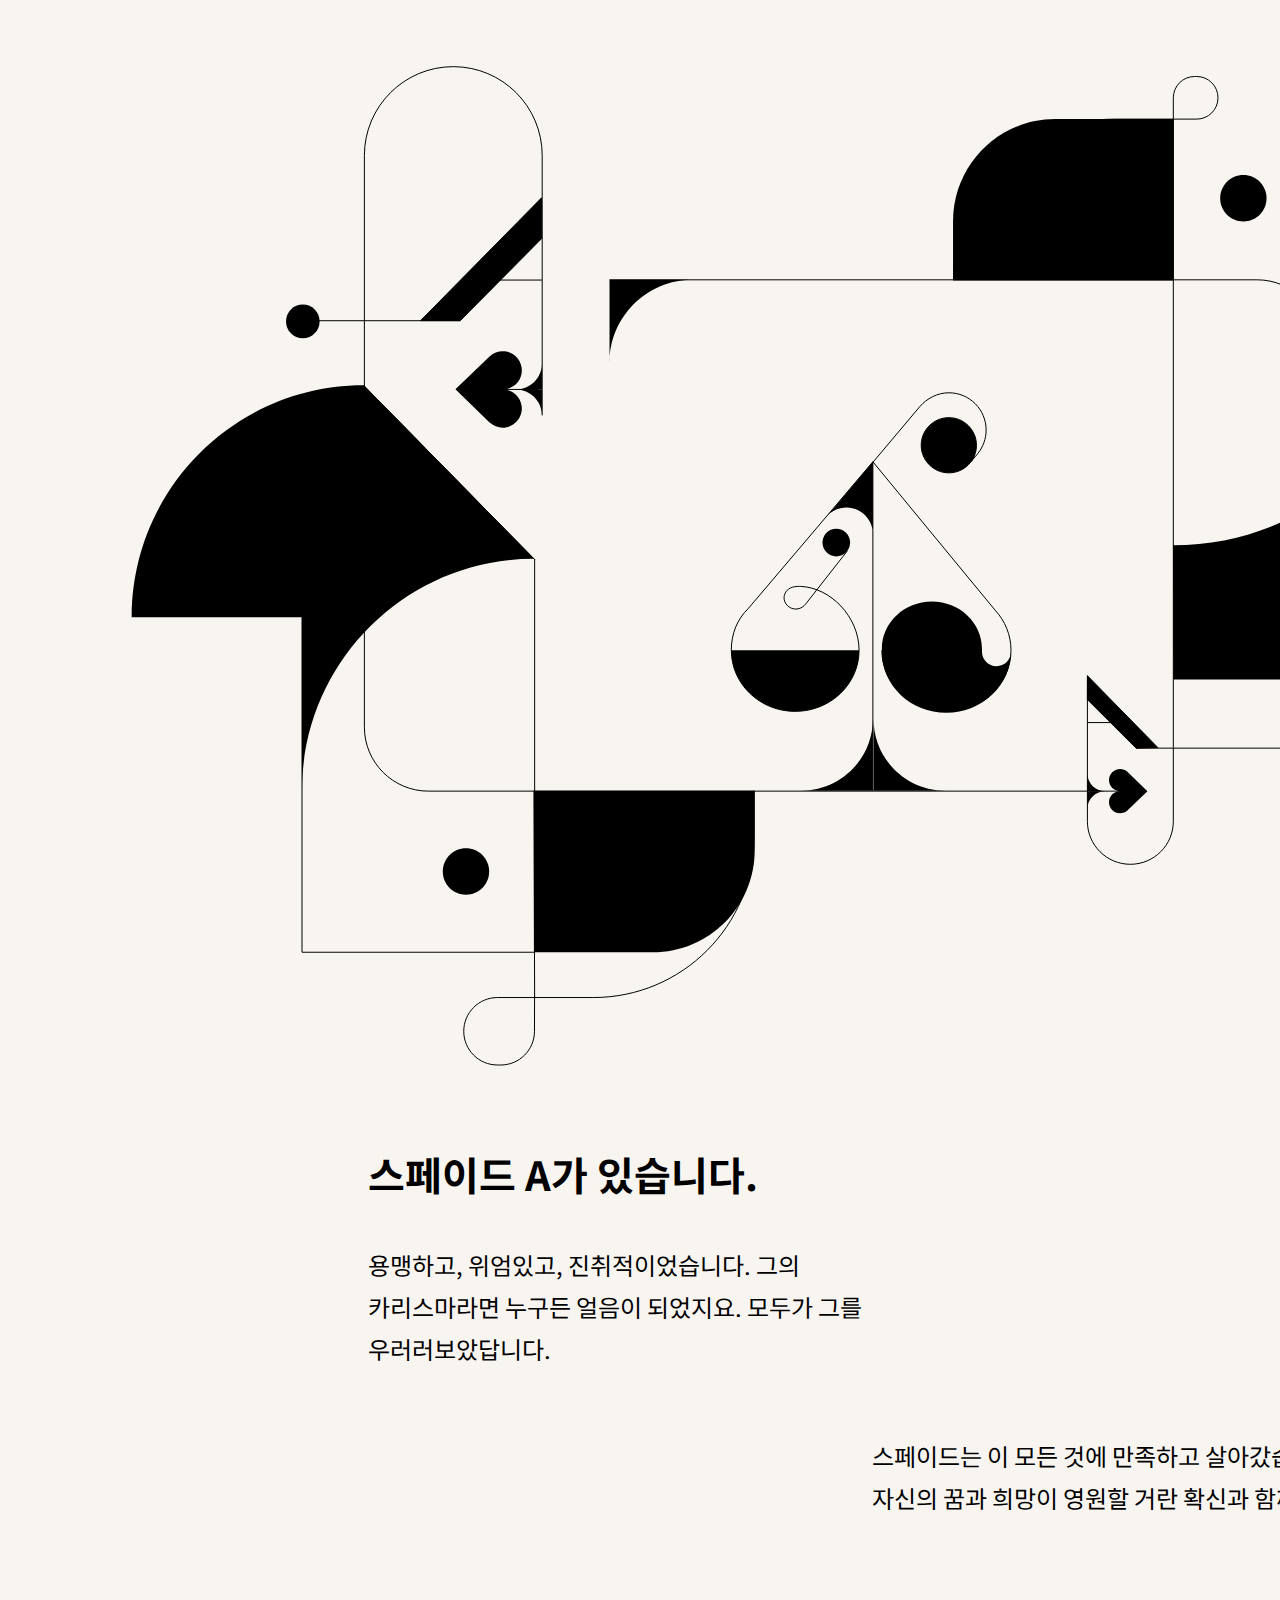
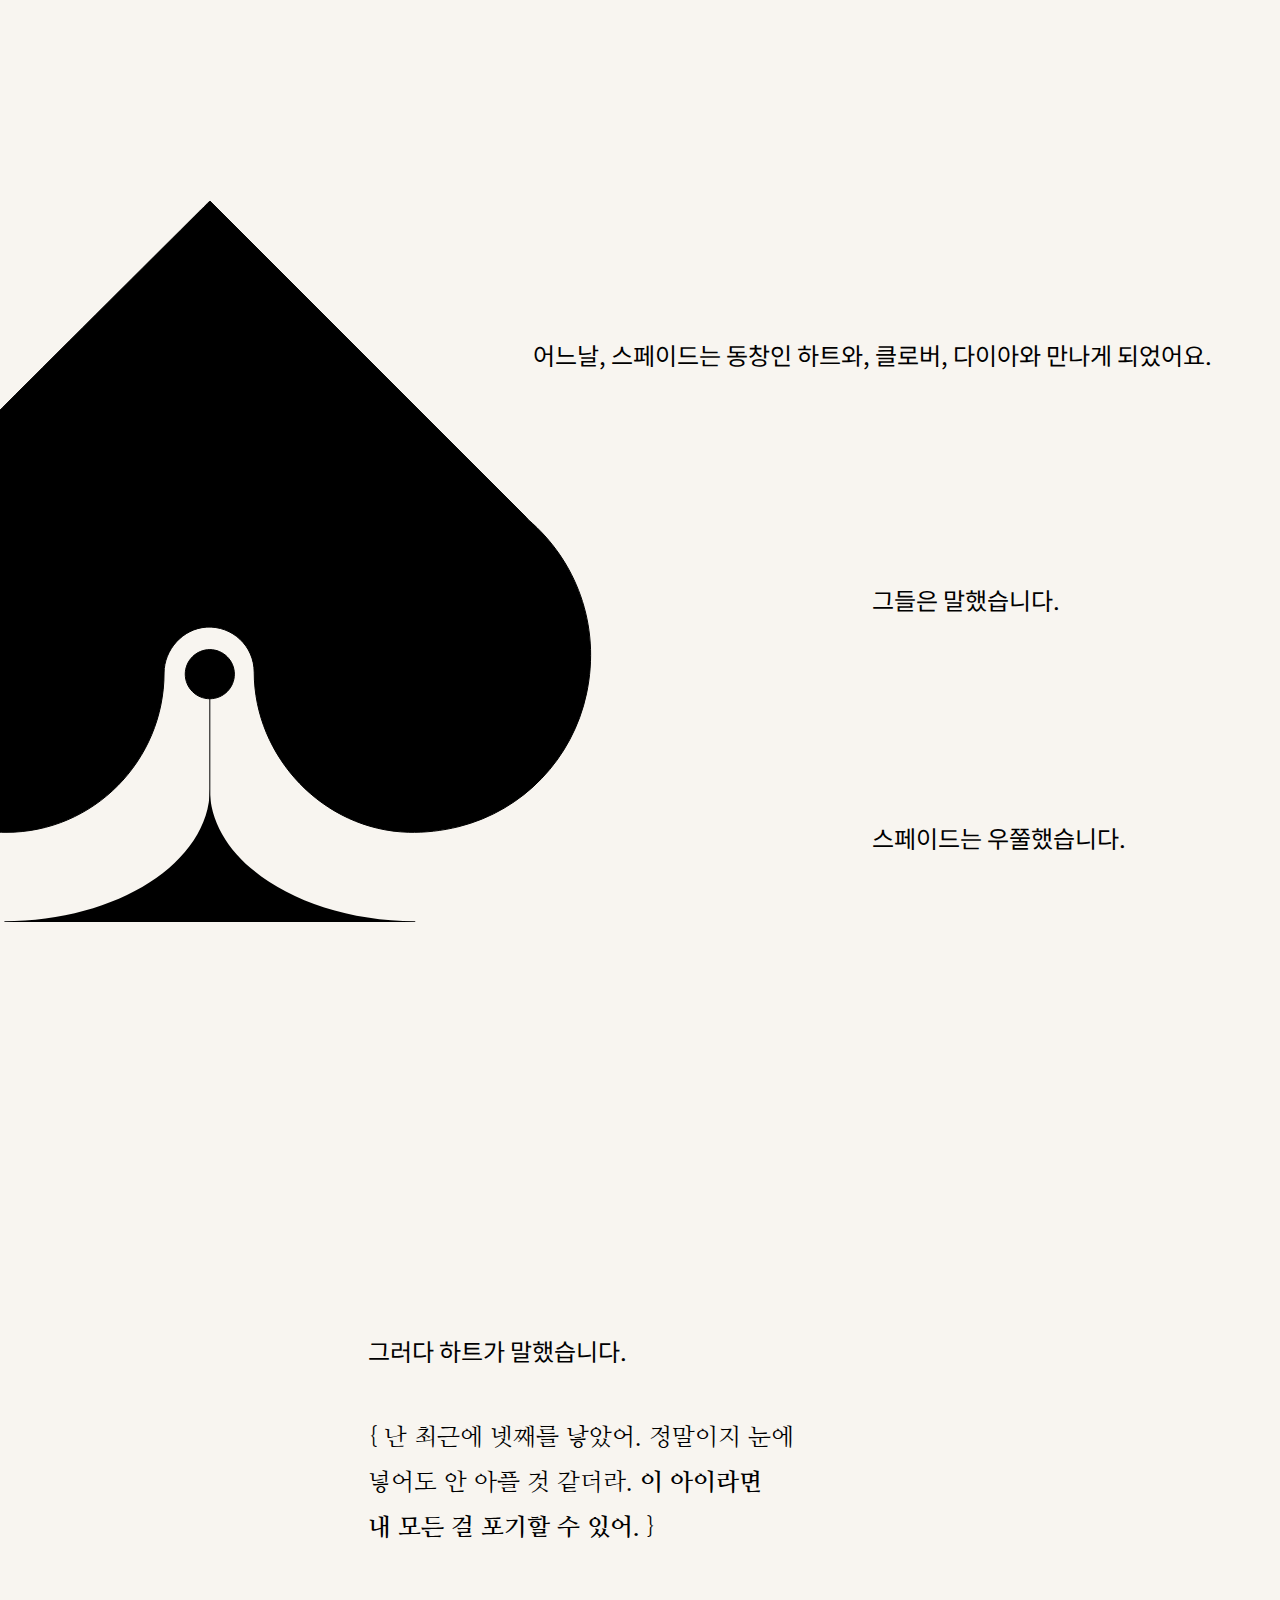
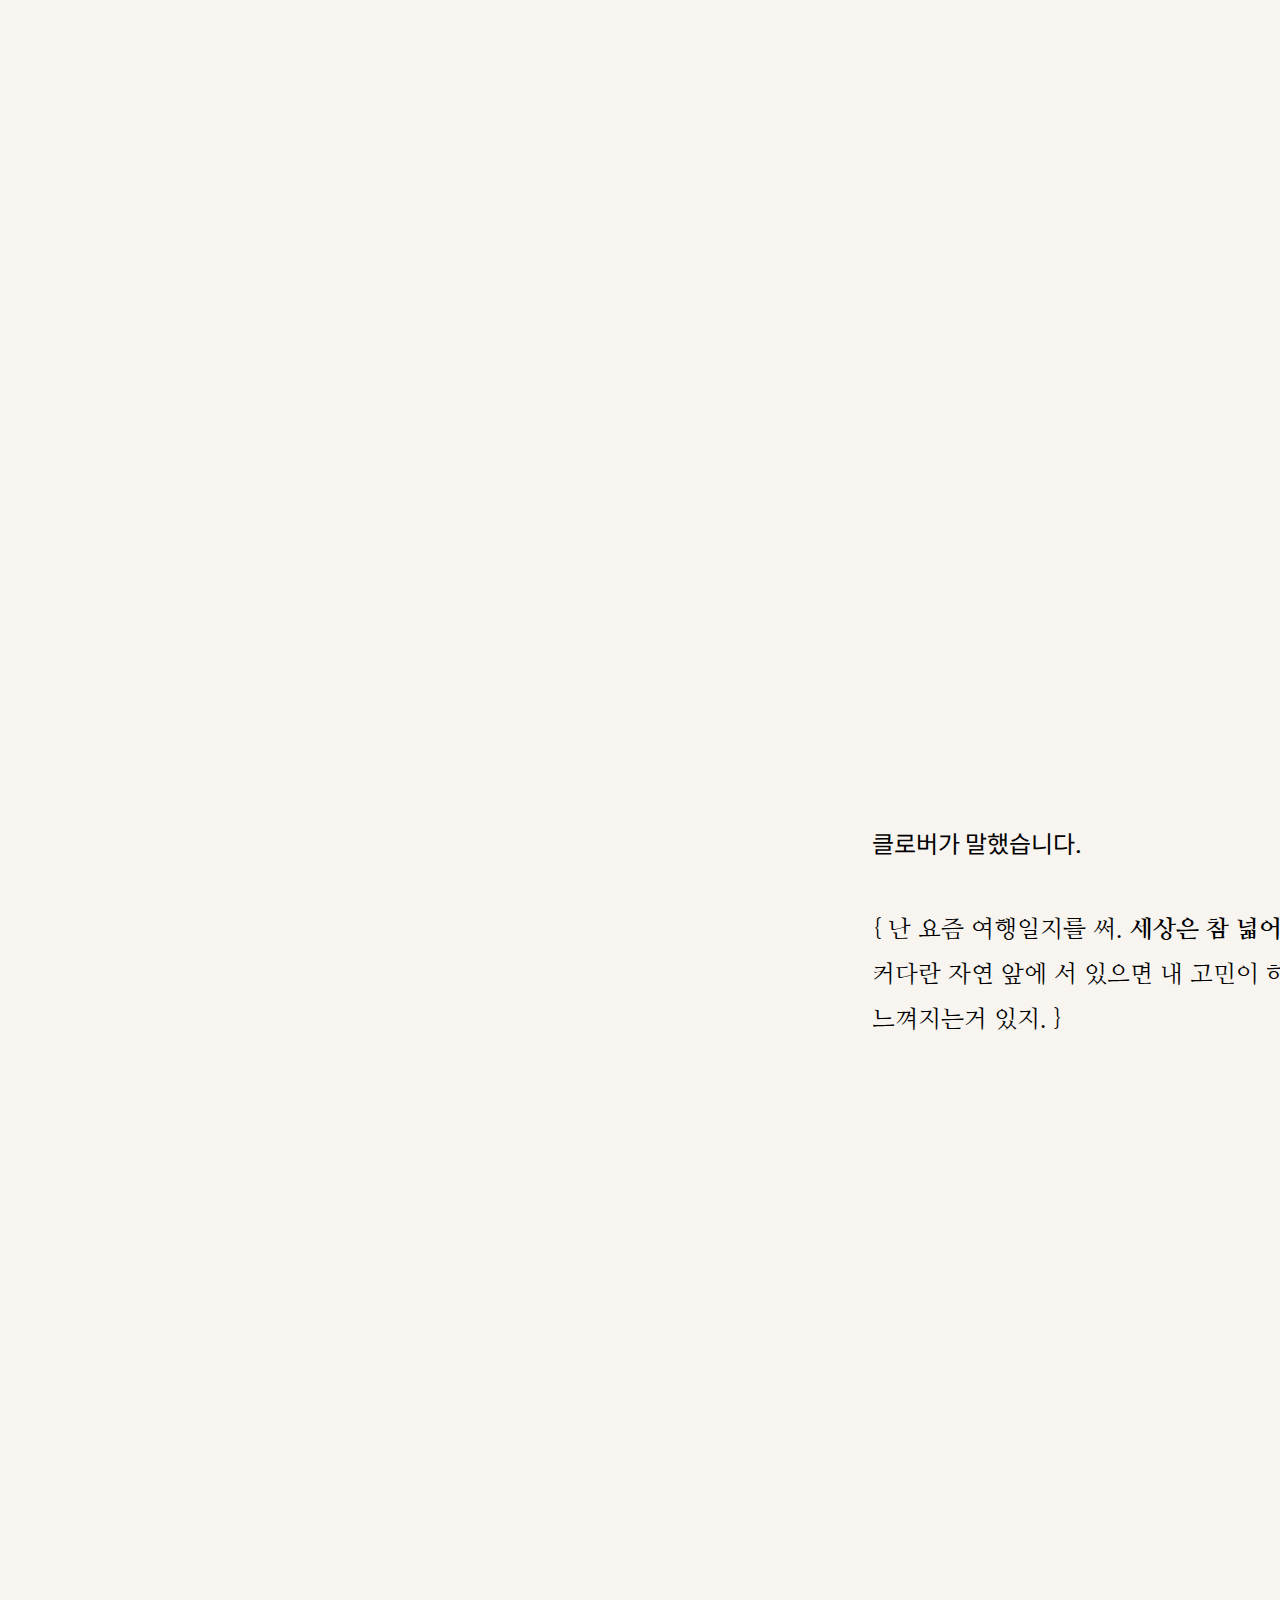
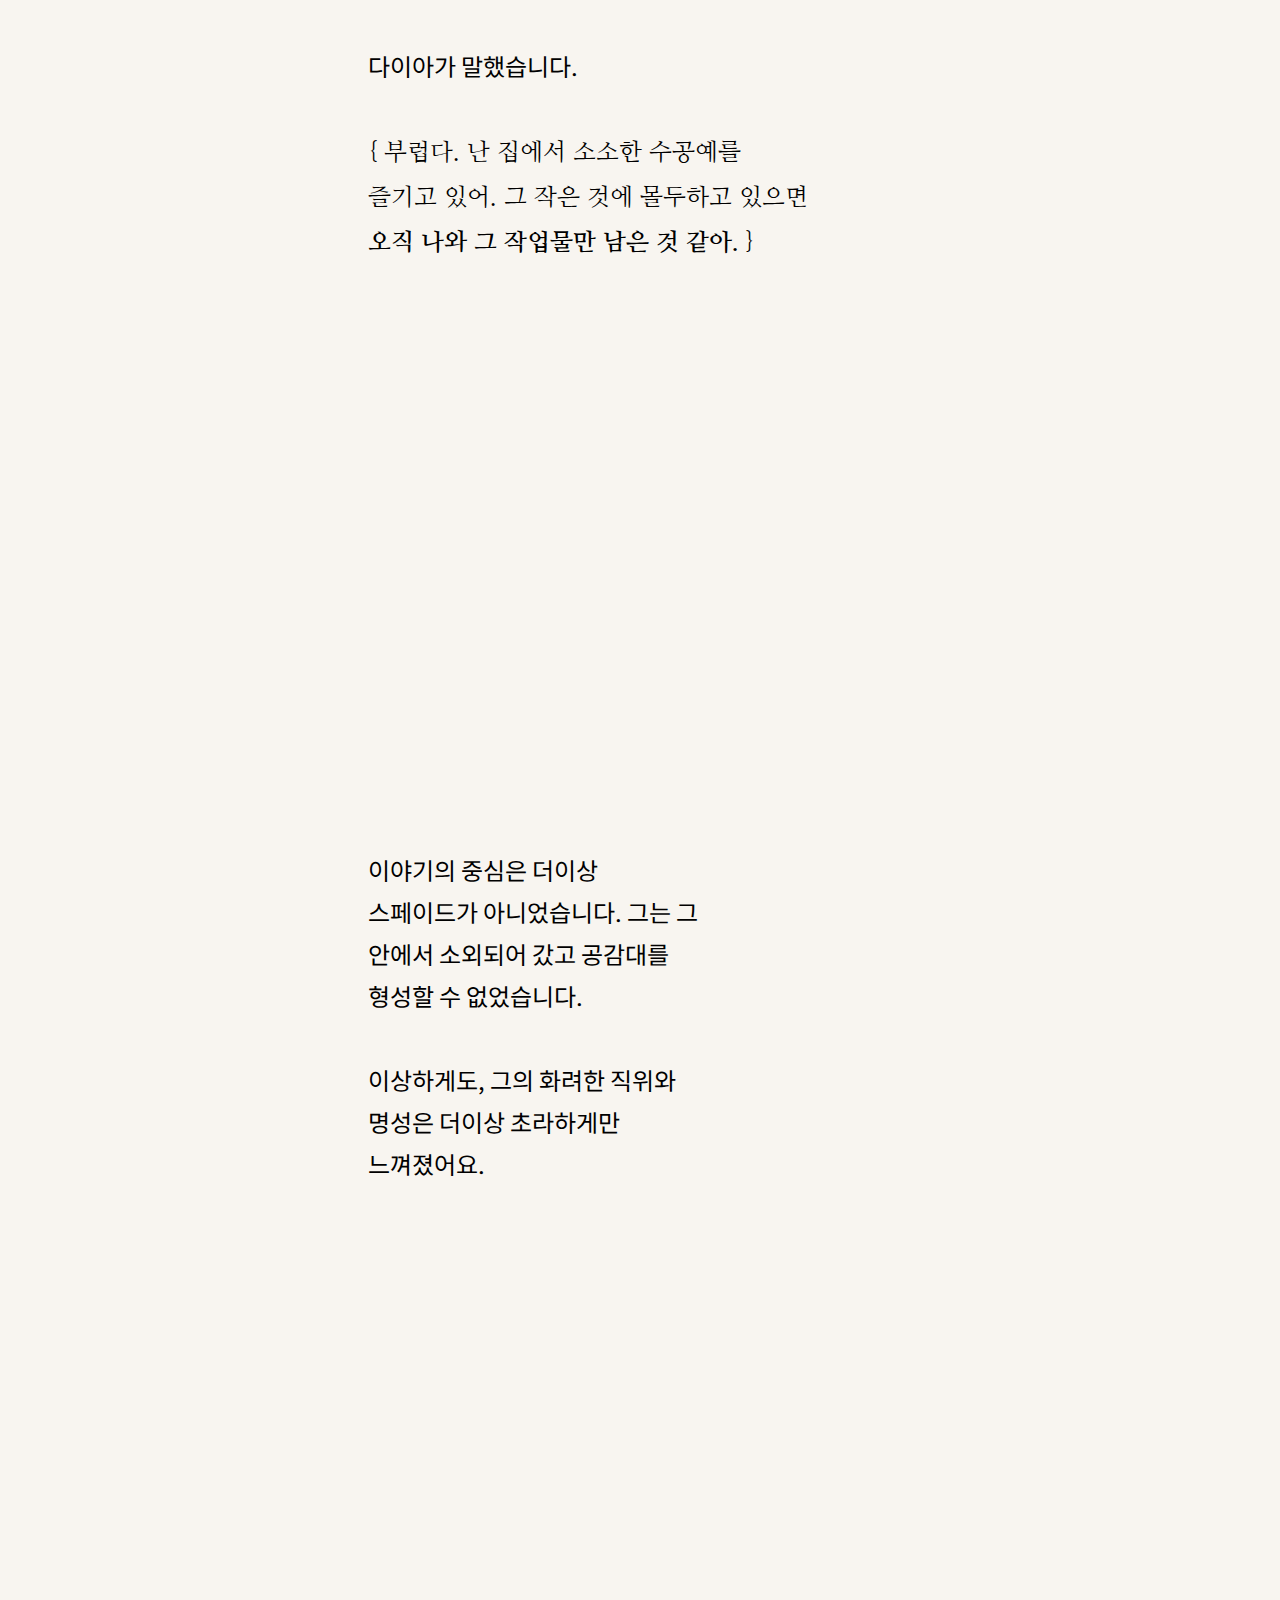
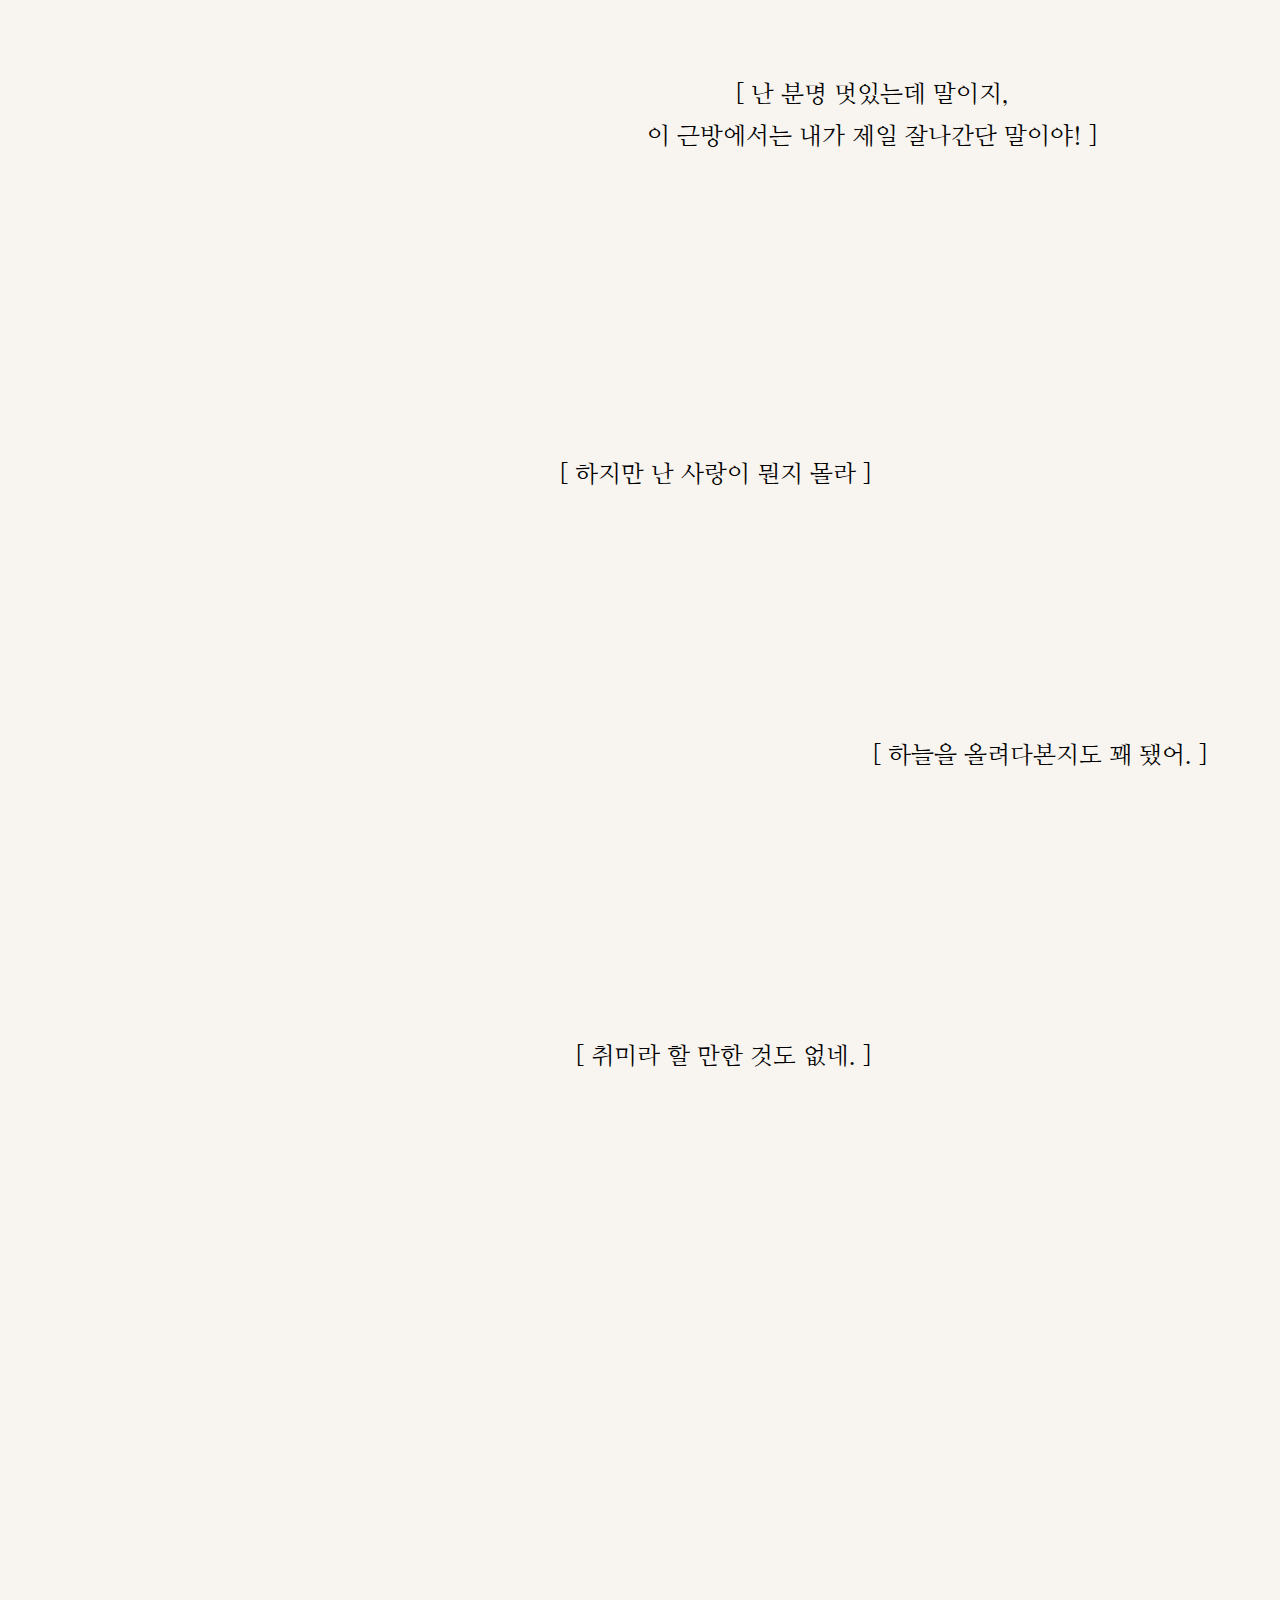
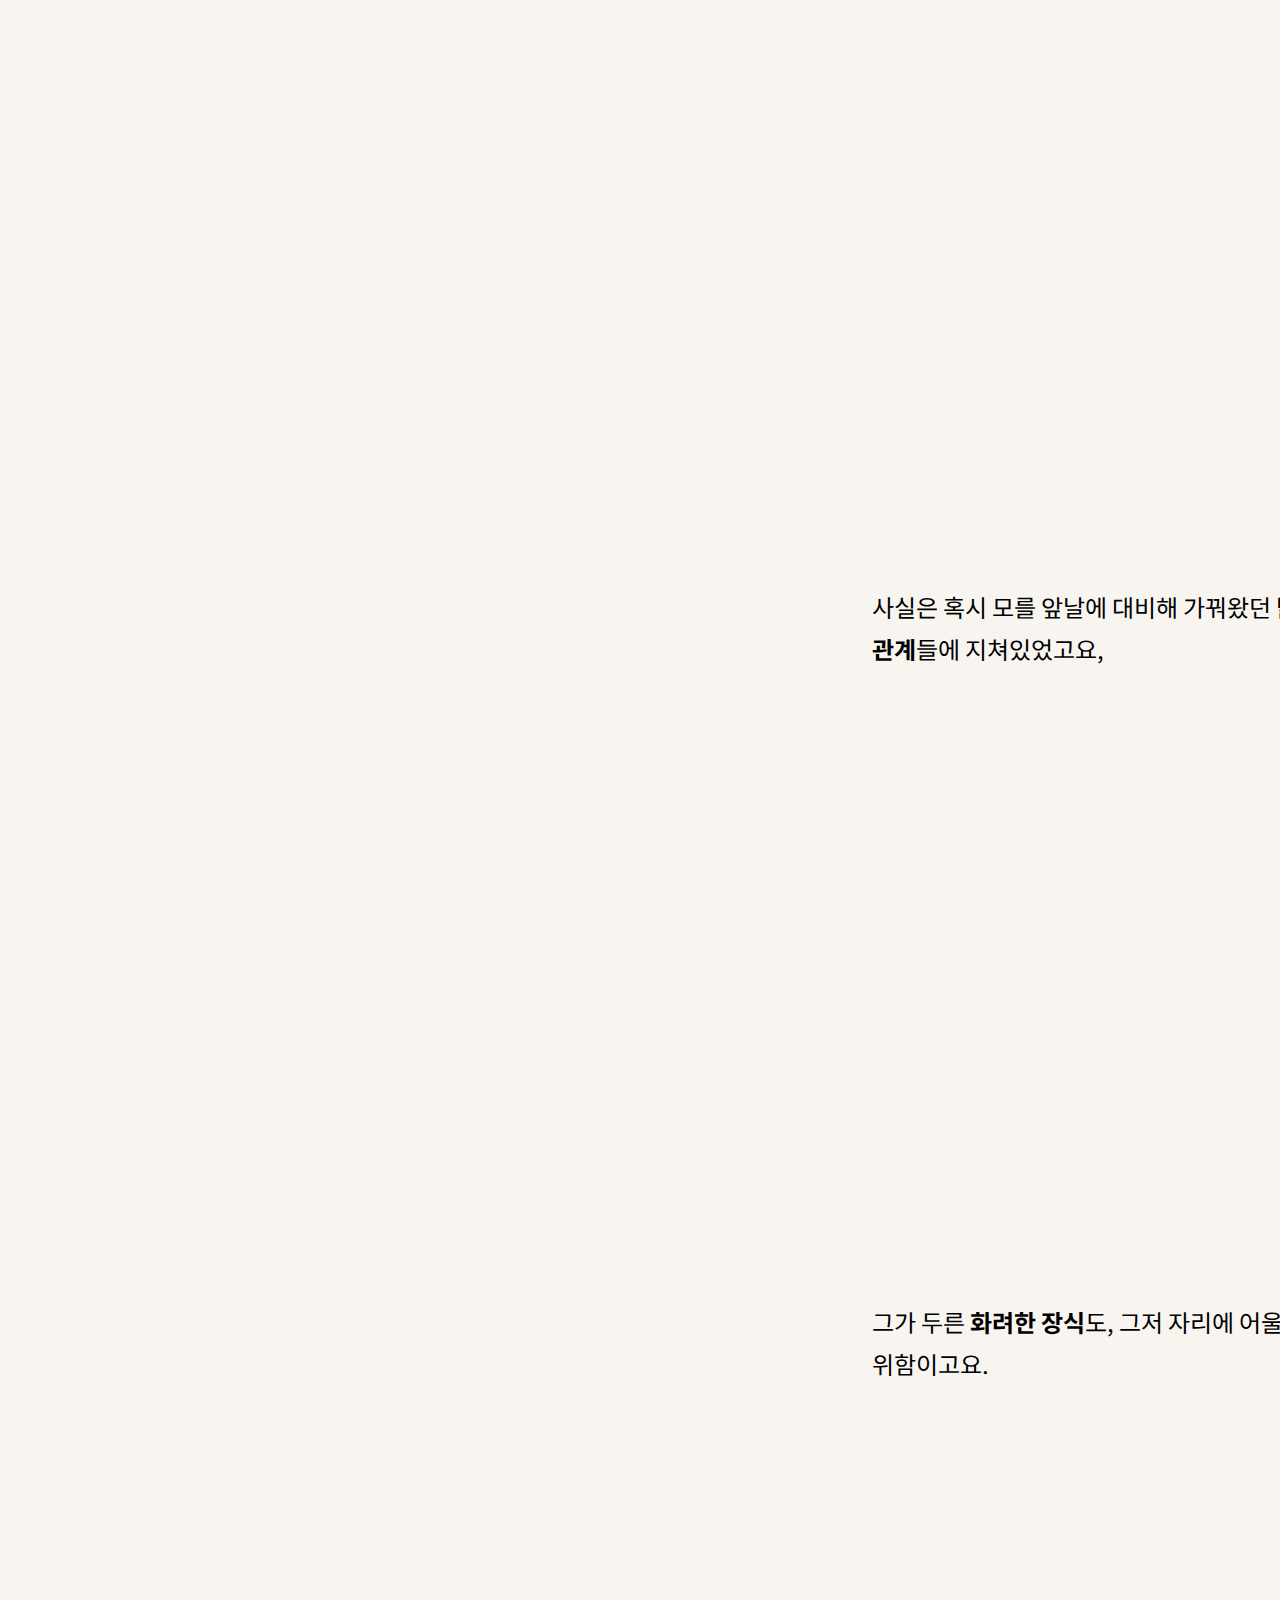
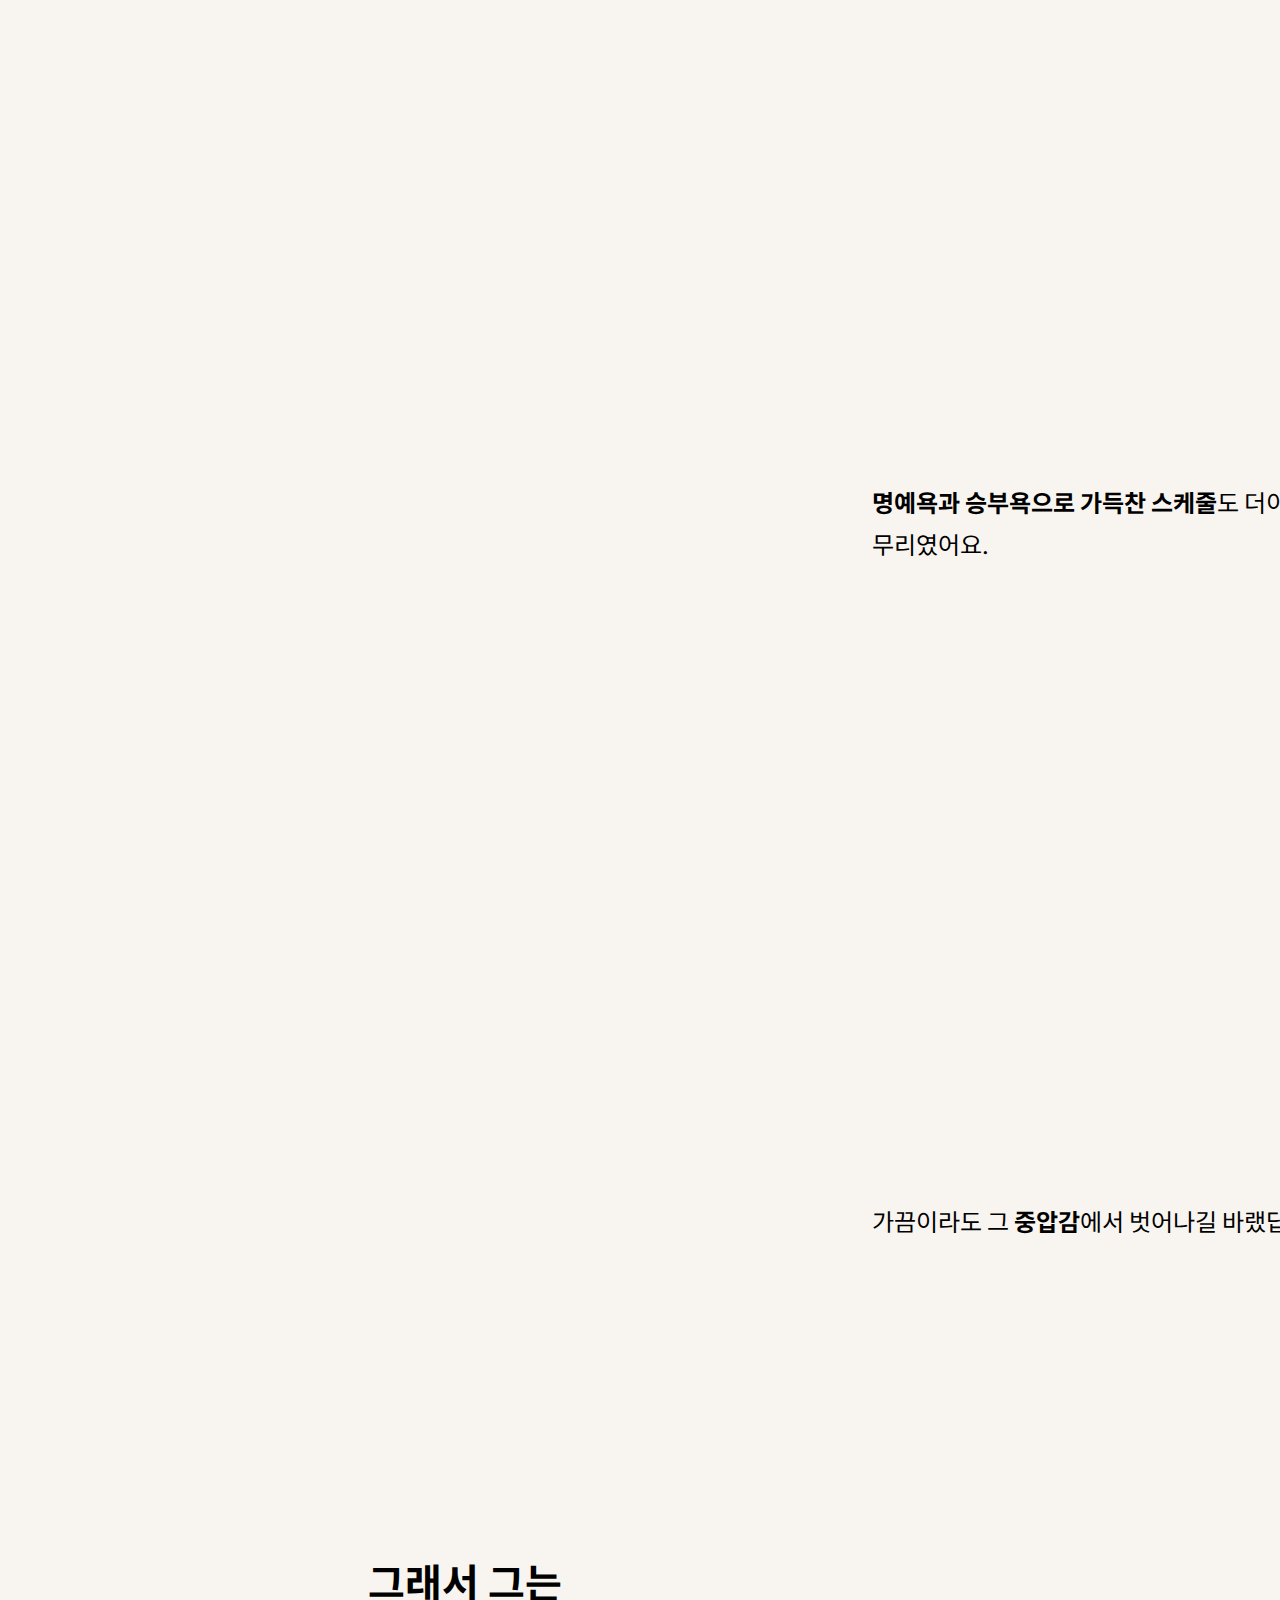
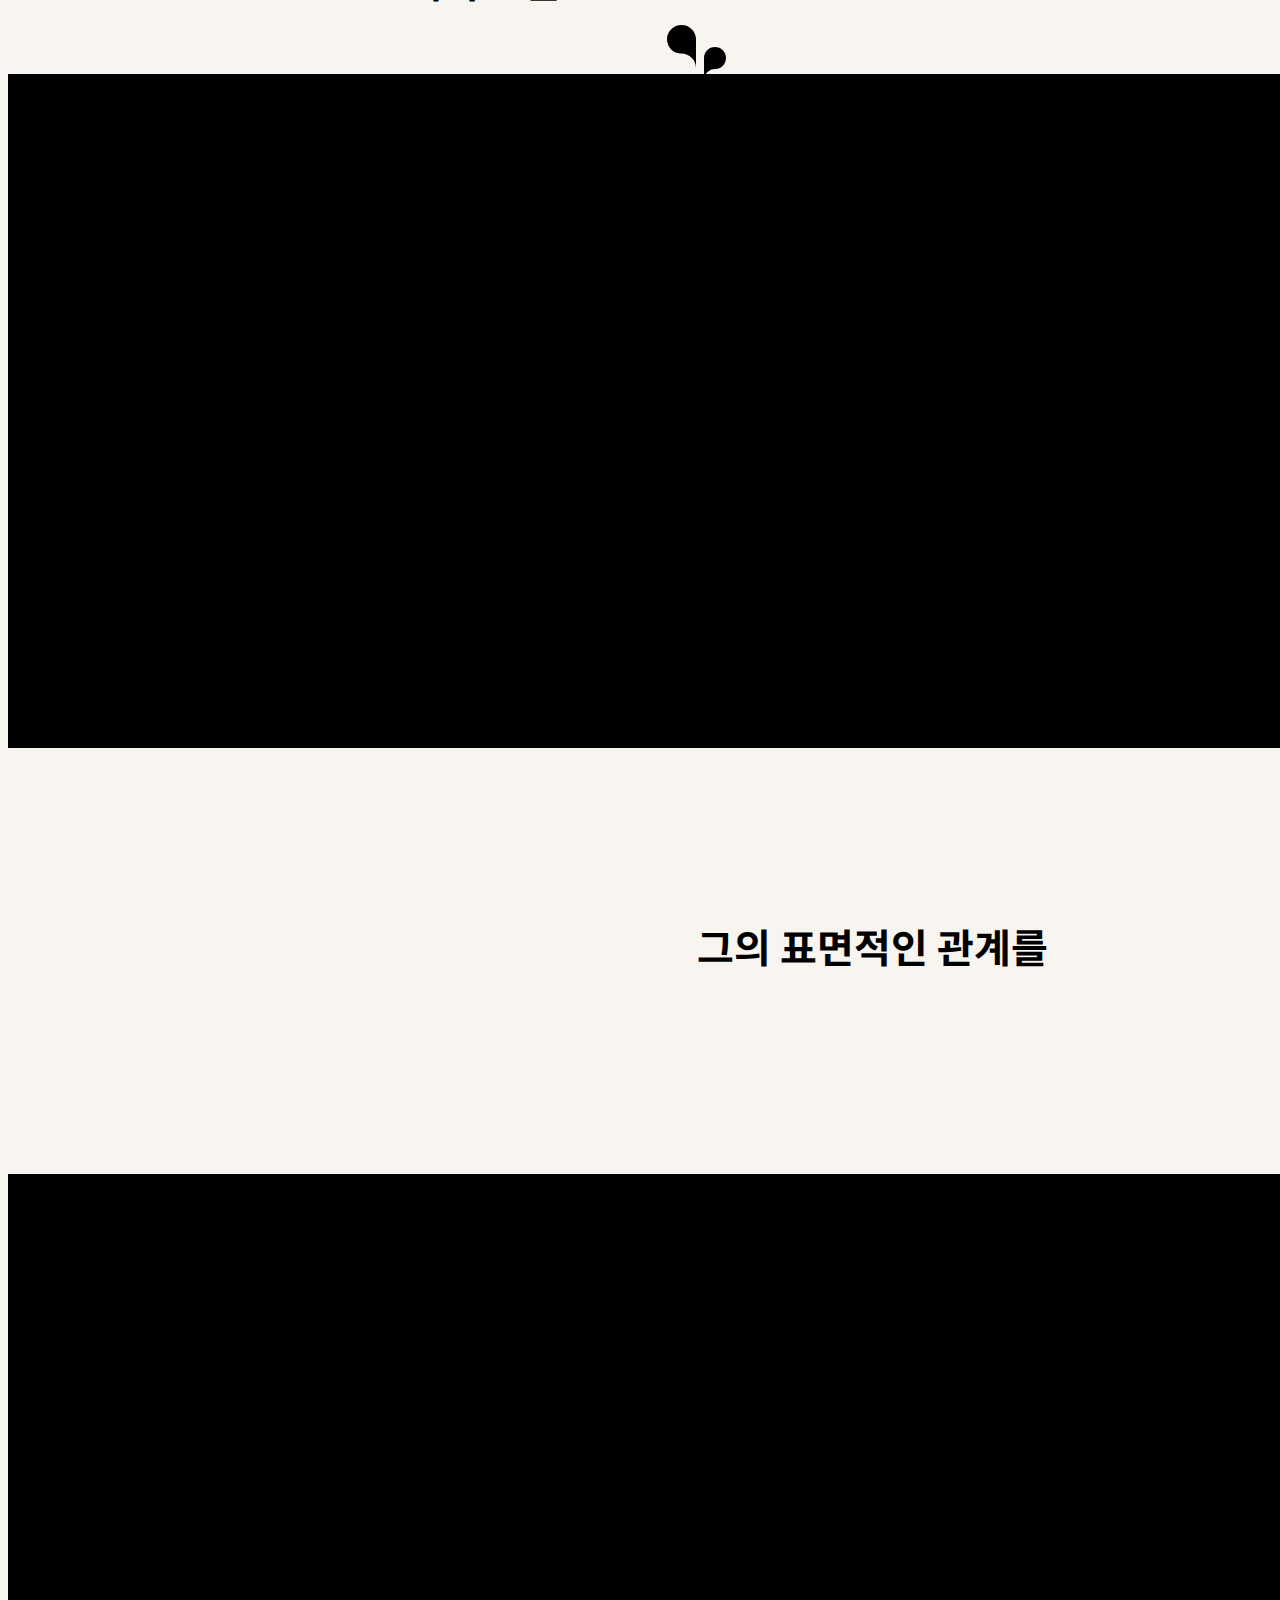
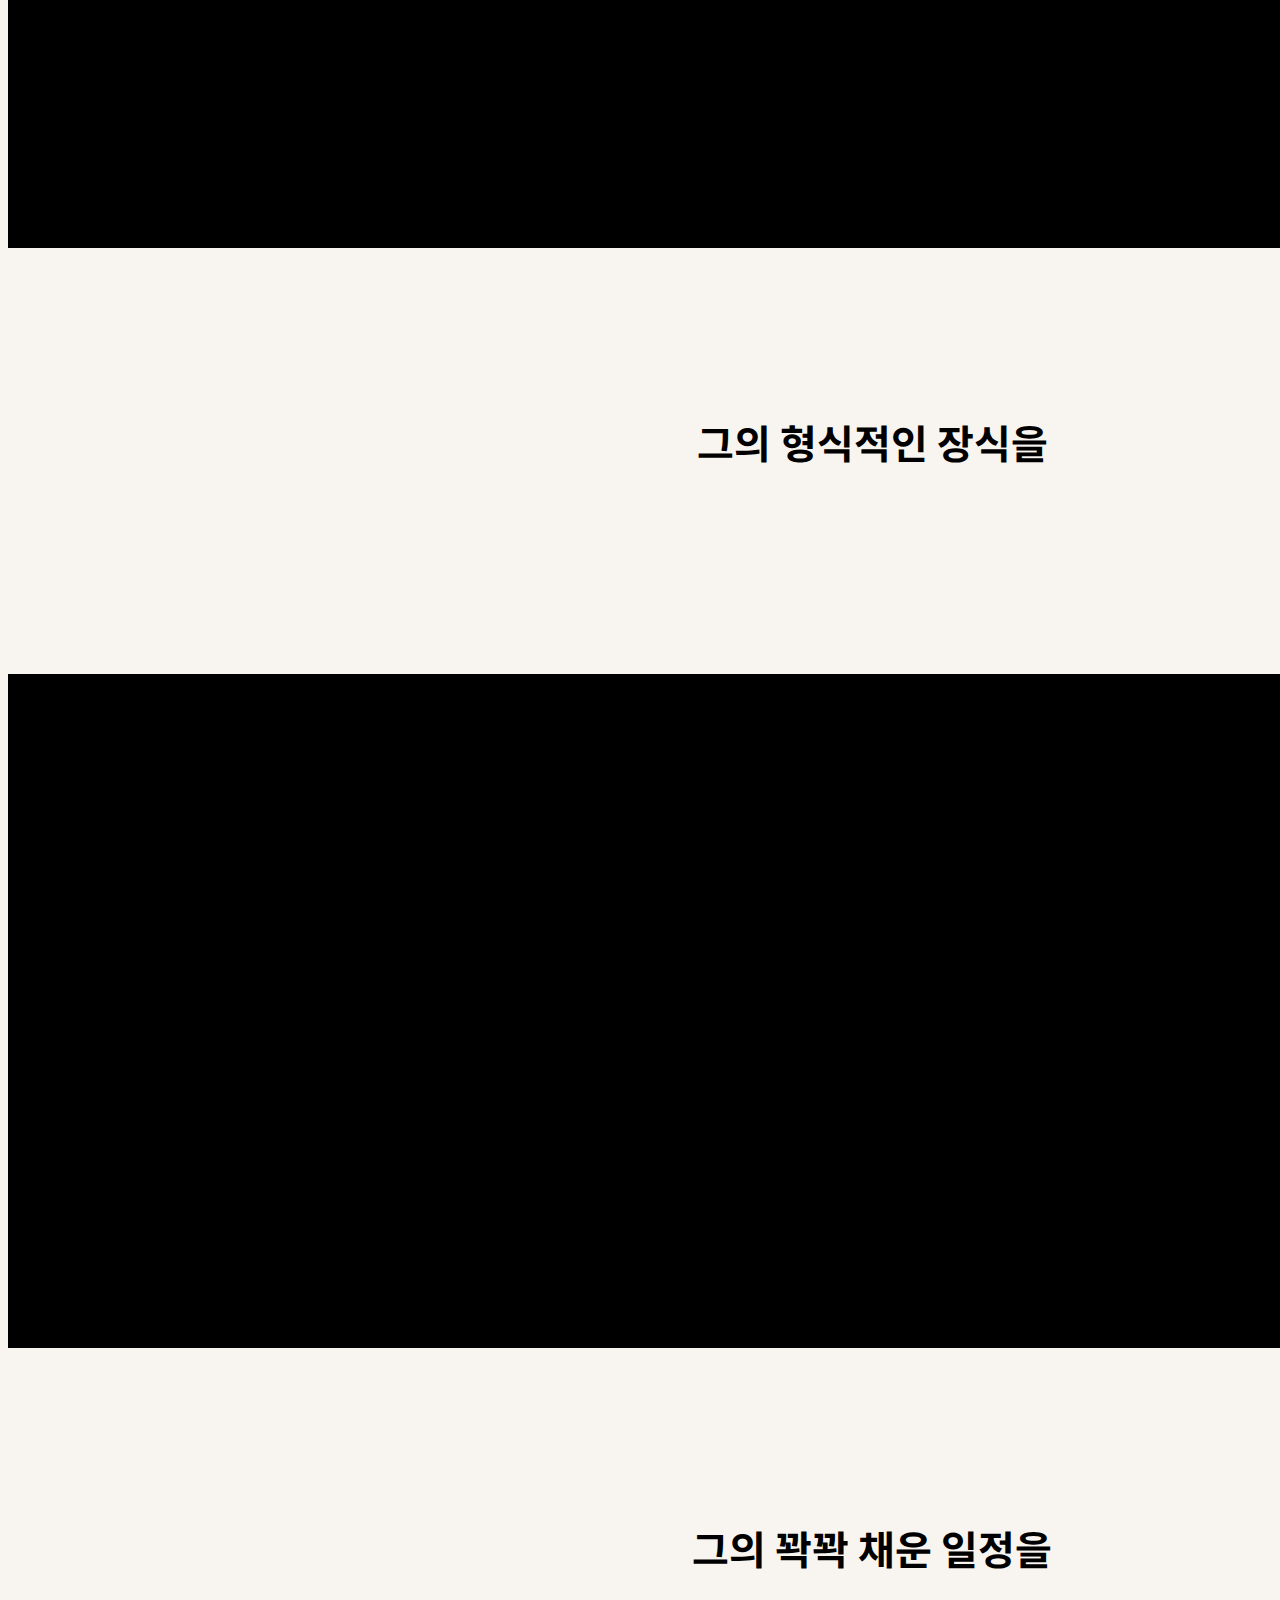
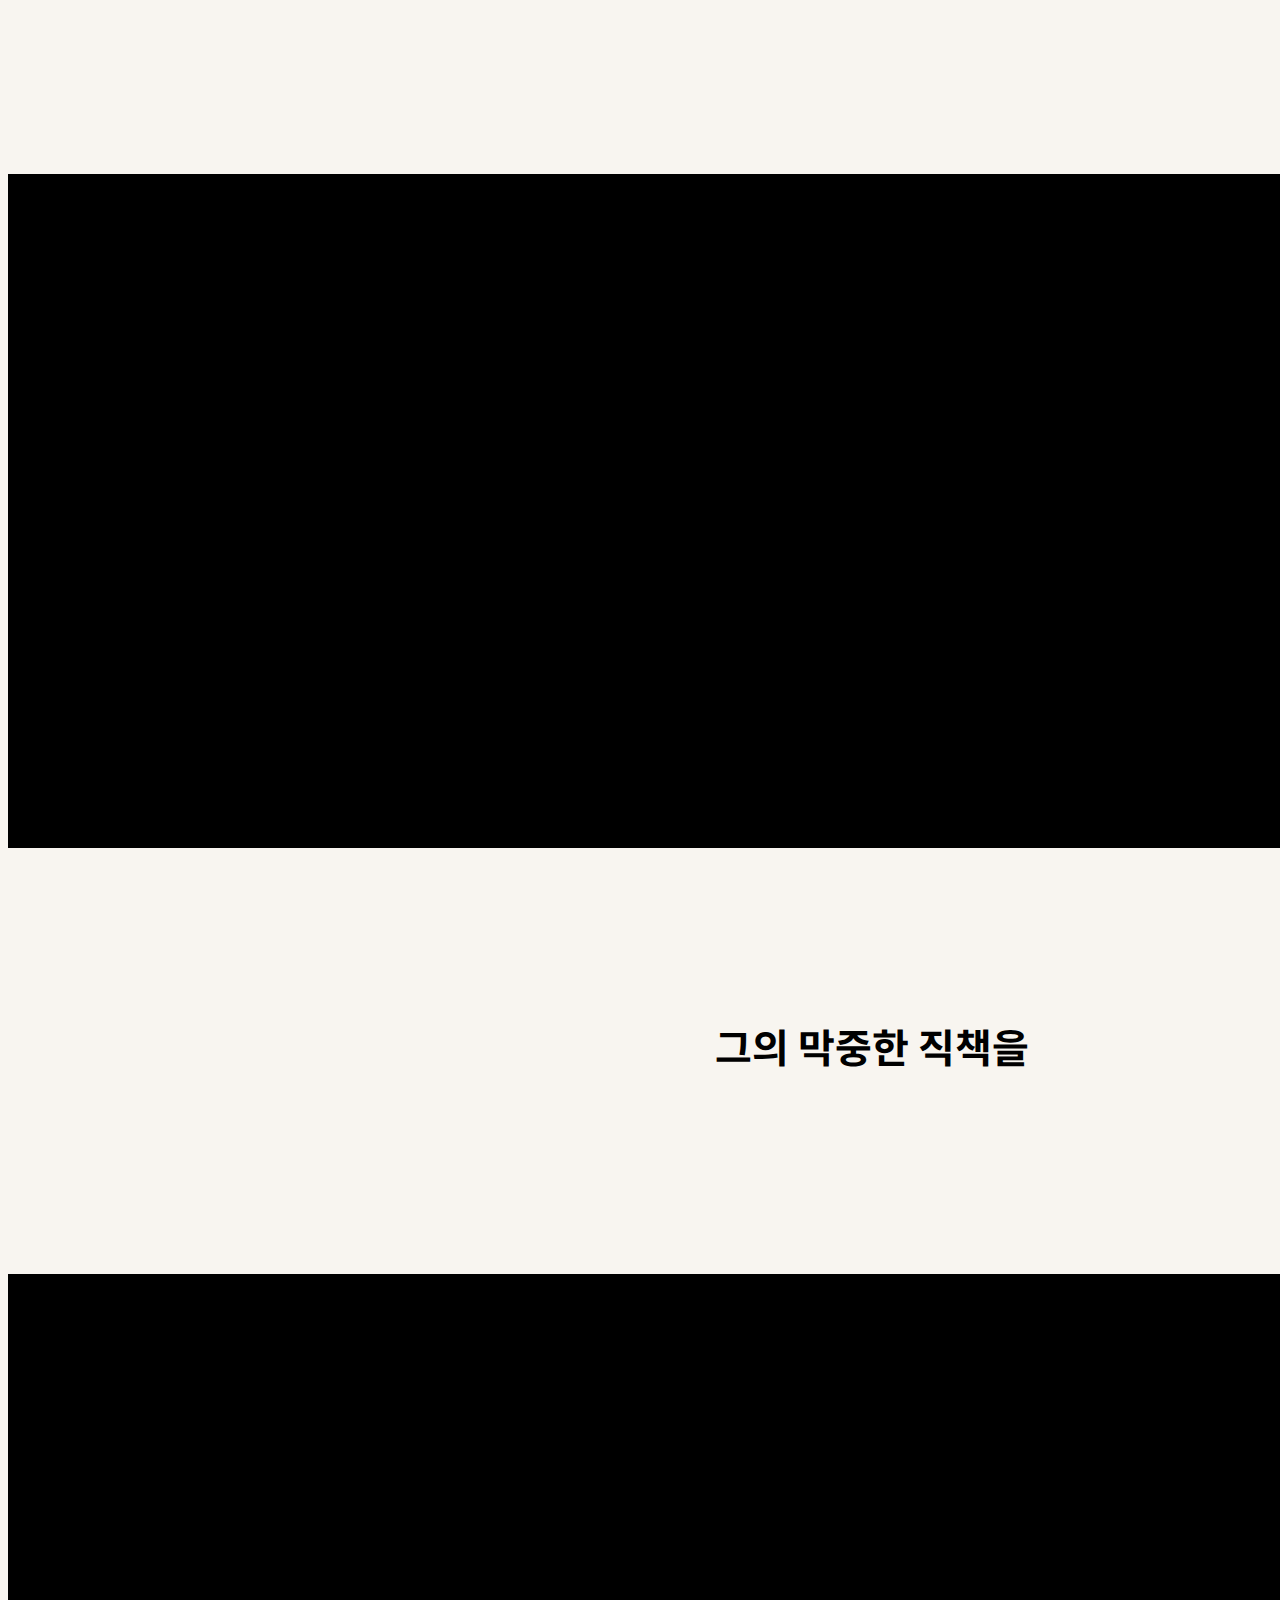
<file: here/index.html>
<!DOCTYPE html>
<html>
<head>
	<meta charset="utf-8">
	<meta name="viewport" content="width=device-width, initial-scale=1">
	<title>SPADE</title>
	<link rel="stylesheet" type="text/css" href="spade.css">

</head>
<body>
<section class="view">
	<img src="intro.svg" style="width:1458.22px; position: absolute; top: 57.65px; left: 122.65px;">
	<div class="content1">
<?xml version="1.0" encoding="UTF-8"?><svg xmlns="http://www.w3.org/2000/svg" id="_레이어_2" data-name="레이어 2" viewBox="0 0 1738 10916.5">
  <defs>
    <style>
      .cls-1 {
        fill: none;
        stroke: #000;
      }
    </style>
  </defs>
  <g id="_레이어_2-2" data-name="레이어 2">
    <path class="cls-1 path1" d="M1501.5,.5h190.09c25.36,0,45.91,20.56,45.91,45.91v213.11c0,39.91-32.35,72.26-72.26,72.26h-21.43c-60.26,0-109.06,48.95-108.86,109.21,.35,106-.2,263.06-.53,343.41-.12,28.45-23.21,51.43-51.66,51.43h-2.91c-32.59,0-58.59-25.95-58.64-57.99,0-.63,0-1.26,0-1.89-.06-36.51,29.51-66.13,66.02-66.13h47.41c29.34,0,53.13,23.79,53.13,53.13v405.55c0,38.2-30.97,69.17-69.17,69.17h-70.48c-48.14,0-87.17,39.03-87.17,87.17v178.84c0,63.42-51.41,114.83-114.83,114.83h-326.31c-76.5,0-138.52,62.02-138.52,138.52v247.6c0,58.17-47.15,105.32-105.32,105.32H74.06c-40.62,0-73.56,32.93-73.56,73.56v216.53c0,240.04,143.6,456.79,364.64,550.38l1026.07,434.46c97.09,41.11,160.16,136.32,160.14,241.75v.03c-.01,101.62-63.26,192.51-158.54,227.83l-954.22,353.77c-108.17,40.1-180.43,142.72-181.73,258.08l-.05,4.63c-1.25,110.86,50.15,214.74,138.3,280.42,70.1,52.23,156.49,116.59,234.9,174.99,136.52,101.69,216.72,262.11,216.12,432.34l-1.41,401.7c-.25,70.13,56.53,127.1,126.66,127.1h235.2c47.35,0,85.74,38.39,85.74,85.74v236.05c0,37.25-30.2,67.45-67.45,67.45H647.1c-32.95,0-59.66-26.71-59.66-59.66v-224.22c0-34.3,27.8-62.1,62.1-62.1h604.22c38.71,0,70.08,31.38,70.08,70.08v238.57c0,61.04-49.48,110.52-110.52,110.52h-65.76c-30.63,0-55.46,24.83-55.46,55.46v107.28c0,41.37-33.53,74.9-74.9,74.9h-179.96c-34.78,0-62.97,28.19-62.97,62.97v170.68c0,34.81,28.22,63.02,63.02,63.02h185.24c37.65,0,68.17,30.52,68.17,68.17v177.39c0,37.68-30.55,68.23-68.23,68.23h-345.73c-38.93,0-70.49,31.56-70.49,70.49v331.4c0,40.19,32.58,72.76,72.76,72.76h57.95c21.38,0,38.71,17.33,38.71,38.71v167.25c0,146.07-118.42,264.49-264.49,264.49h-99.84c-47.78,0-86.52-38.74-86.52-86.52v-143.99c0-21.16,17.16-38.32,38.32-38.32h279.51c50.25,0,90.98,40.76,90.94,91.01l-.19,254.9c-.01,18.52-15.03,33.53-33.55,33.53h0c-19.31,0-34.71-15.37-34.75-34.35,0-.89,0-1.78,0-2.67-.04-19.75,15.96-35.78,35.71-35.78h1.39c40.64,0,73.45,32.79,73.45,73.25,0,92.36,0,255.02,.01,387.11,0,115.38-93.53,208.9-208.91,208.9h-168.68c-23.45,0-42.45-19.01-42.45-42.45v-137.95c0-42.65,34.57-77.22,77.22-77.22h261.87c22.28,0,40.34,18.06,40.34,40.34v286.36c0,29.9,24.24,54.14,54.13,54.14h5.85c26.41,0,47.82-21.41,47.82-47.82v-1.85c0-17.61-13.94-31.55-31.13-31.55h-1.06c-21.65,0-39.21,17.56-39.21,39.21v533.77c0,84.88-68.81,153.69-153.69,153.69h-225.47c-20.26,0-36.68-16.42-36.68-36.68v-78.64c0-77.82,63.09-140.91,140.91-140.91h275.44c20.6,0,37.3,16.7,37.3,37.3v253.88c0,41.79-33.88,75.66-75.66,75.66h-.94c-16.46,0-29.8-13.34-29.8-29.8v-.94c0-17.82,14.44-32.26,32.26-32.26h6.4c16.54,0,29.95,13.41,29.95,29.95v612.5c0,18.68-15.14,33.82-33.82,33.82h-248.08c-74.75,0-135.34-60.59-135.34-135.34v-83.47c0-19.89,16.12-36.01,36.01-36.01h225.16c103.21,0,186.87,83.66,186.87,186.87v118.49c0,27.77,22.51,50.27,50.27,50.27h0c25.59,0,46.34-20.75,46.34-46.34h0c0-22.35-18.12-40.47-40.47-40.47h0c-49.56,0-89.74,40.18-89.74,89.74v469.99"/>
  </g>
</svg>
	</div>
	<img src="spade1.svg" style="position: absolute; width:763.63px; top:1792px; left:-180px;">
	<img src="hcd.svg" class="scroll scroll2" style="position:absolute; width: 240px; top:1748px; left:1474px; mix-blend-mode: multiply;">
	<img src="heart.svg" class="scroll scroll1" style="position:absolute; width:649px; top:2830px; left: 951px; mix-blend-mode: multiply;">
	<img src="clover.svg" class="scroll scroll1" style="position:absolute; width:725px; top:3796px; left:77px; mix-blend-mode: multiply;">
	<img src="dia.svg" class="scroll scroll1" style="position:absolute; width:752px; top:4629px; left: 885px; mix-blend-mode: multiply;">
	<img src="pong.svg" style="position:absolute; width:59px; top: 11217px; left:659px;">
	<div class="black" style="top:11266px; background-image: url(black1.svg);"></div>
	<div class="black" style="top:12366px;background-image: url(black2.svg);"></div>
	<div class="black" style="top:13466px;background-image: url(black3.svg);"></div>
	<div class="black" style="top:14566px;background-image: url(black4.svg);"></div>
	<div class="black" style="top:15666px;background-image: url(black5.svg);"></div>
	<img src="sab.svg" class="scroll" style="position: absolute; width: 145.66px; top: 17630px; left:791px;">
	<div class="content2">
	<svg xmlns="http://www.w3.org/2000/svg" width="1000" height="2940" viewBox="0 0 1000 2940" fill="none" class="path2">
		<path d="M405 0V302.48C405 339.098 375.601 368.933 338.987 369.473L199.513 371.527C162.899 372.067 133.5 401.902 133.5 438.52V694C133.5 731.003 163.497 761 200.5 761H612C649.003 761 679 731.003 679 694V546C679 508.997 649.003 479 612 479H68C30.9969 479 1 508.997 1 546V1157C1 1194 30.9969 1224 68 1224H230C250.158 1224 266.5 1240.34 266.5 1260.5V1260.5C266.5 1280.66 282.842 1297 303 1297H383.75C407.084 1297 426 1315.92 426 1339.25V1339.25C426 1362.58 444.916 1381.5 468.25 1381.5H580.25C603.308 1381.5 622 1400.19 622 1423.25V1423.25C622 1446.31 640.692 1465 663.75 1465H810.75H932.5C969.503 1465 999.5 1495 999.5 1532V2323.5C999.5 2360.5 969.503 2390.5 932.5 2390.5H694.25C672.297 2390.5 654.5 2408.3 654.5 2430.25V2430.25C654.5 2452.2 672.297 2470 694.25 2470H733.5C747.031 2470 758 2480.97 758 2494.5V2494.5C758 2508.03 747.031 2519 733.5 2519H578.25C545.803 2519 519.5 2545.3 519.5 2577.75V2577.75C519.5 2610.2 545.803 2636.5 578.25 2636.5H784C821.003 2636.5 851 2666.5 851 2703.5V2872C851 2909 821.003 2939 784 2939H699" stroke="black"/>
	</svg></div>
	<img src="ssak.svg" class="scroll" style="position:absolute; width: 128px; top: 20398px; left:1223px;">
	<img src="bat.svg" class="scroll" style="position:absolute; width:595.01px; top:20925px; left: 564.75px;">
	<div class="content3">
	<svg xmlns="http://www.w3.org/2000/svg" width="520" height="1479" viewBox="0 0 520 1479" fill="none" class="path3">
		<path d="M83 1V1C37.7127 1 1 37.7127 1 83V184C1 239.228 45.7715 284 101 284H419C474.228 284 519 328.772 519 384V1479" stroke="black"/>
	</svg></div>
	<img src="outro.svg" style="position:absolute; width: 276.02px; top: 22510px; left:747px;">

	<div class="text">
		<div class="row" style="top:1145px">
			<div class="col3 godic">
				<span style="font-weight: 700; font-size: 40px;">스페이드 A가 있습니다.</span>
				<br><br>
				<span> 용맹하고, 위엄있고, 진취적이었습니다. 그의 
카리스마라면 누구든 얼음이 되었지요. 모두가 그를 우러러보았답니다.
</span>
			</div>
		</div>
		<div class="row" style="top: 1210px;">
			<div class="col3"></div>
			<div class="col3">스페이드는 이 모든 것에 만족하고 살아갔습니다. 
자신의 꿈과 희망이 영원할 거란 확신과 함께요.
</div>
		</div>

		<div class="row" style=" top:1625px;">
			<div class="col6" style="text-align:center;"> 
				<span>어느날, 스페이드는 동창인 하트와, 클로버, 다이아와 만나게 되었어요. </span></div></div>
		<div class="row" style=" top:1828px;">
			<div class="col3"></div>
			<div class="col3">
				<span>그들은 말했습니다.</span>
				<br><br>
				<span class="serif big textscroll">
				{ 너가 정말 자랑스러워, 우리 중 가장 <b>강력하고 화려하잖아!</b> }</span>
				<br><br>
				<span>스페이드는 우쭐했습니다.</span>
			</div>
		</div>

		<div class="row" style="top:2299px;">
			<div class="col3">
				<span>그러다 하트가 말했습니다.</span>
				<br><br>
				<span class="serif">
				{ 난 최근에 넷째를 낳았어. 정말이지 눈에 <br> 넣어도 안 아플 것 같더라. <b>이 아이라면 <br>내 모든 걸 포기할 수 있어.</b> }</span>
				<br><br>
			</div>
		</div>


		<div class="row" style="top:3130px;">
			<div class="col3"></div>
			<div class="col3">
				<span>클로버가 말했습니다.</span>
				<br><br>
				<span class="serif">
				{ 난 요즘 여행일지를 써. <b>세상은 참 넓어!</b> <br>커다란 자연 앞에 서 있으면 내 고민이 하찮게 느껴지는거 있지. }</span>
				<br><br>
			</div>
		</div>

		<div class="row" style="top:3692px;">
			<div class="col3">
				<span>다이아가 말했습니다.</span>
				<br><br>
				<span class="serif">
				{ 부럽다. 난 집에서 소소한 수공예를<br> 즐기고 있어.  그 작은 것에 몰두하고 있으면 <br><b>오직 나와 그 작업물만 남은 것 같아.</b> }</span>
				<br><br>
			</div>
		</div>

		<div class="row" style="top:4137px;">
			<div class="col2">
				<span class="serif big textscroll">
				<b>{ 그것 참 멋지다! }</b></span>
				<br><br>
				이야기의 중심은 더이상 스페이드가 아니었습니다. 그는 그 안에서 소외되어 갔고 공감대를 형성할 수 없었습니다. <br><br>이상하게도, 그의 화려한 직위와 명성은 더이상 초라하게만 느껴졌어요.
				<span></span>
			</div>
		</div>

		<div class="row" style="top:4626px;">
			<div class="col6 serif" style="text-align: center;">  [ 난 분명 멋있는데 말이지, <br>
이 근방에서는 내가 제일 잘나간단 말이야! ]</div>
		</div>
		<div class="row serif" style="top:4922px;">
			<div class="col3" style="text-align:right;">
				<span> [ 하지만 난 사랑이 뭔지 몰라 ]</span>
			</div>
		</div>
		<div class="row" style="top:5158px;">
			<div class="col3"></div>
			<div class="col3">
				<span class="serif"> [ 하늘을 올려다본지도 꽤 됐어. ]</span>
			</div>
		</div>
		<div class="row" style="top:5414px;">
			<div class="col3" style="text-align: right;">
				<span class="serif" c> [ 취미라 할 만한 것도 없네. ]</span>
			</div>
		</div>

		<div class="row serif" style="top:5690px;">
			<div class="col6 textscroll" style="text-align: center;">  [ 그럼 난 뭘 가졌지? ]
			<br><br>
			<span style="font-weight: 700;" class="textscroll">[ 뭘 위해 살고있는 걸까? ]</span>
			<br><br>
			<span style="font-weight:800;" class="textscroll">[ 이게 내가 원하는 삶인가? ]</span>
			</div>
		</div>

		<div class="row serif big32 textscroll" style="top:6095px;">
			{ 나중에 <br>밥 한끼 하자! }
		</div>
		<div class="row" style="top:6200px;">
			<div class="col3"></div>
			<div class="col3">
				사실은 혹시 모를 앞날에 대비해 가꿔왔던 <b>넓고 얕은 관계</b>들에 지쳐있었고요,
			</div>
		</div>

		<div class="row serif big32 textscroll" style="top: 6614px;">
			{ 헥, 무슨 옷이 <br>이렇게 비싸? }
		</div>
		<div class="row" style="top:6719px;">
			<div class="col3"></div>
			<div class="col3">
				그가 두른 <b>화려한 장식</b>도, 그저 자리에 어울리기 위함이고요.
			</div>
		</div>

		<div class="row serif big32 textscroll" style="top:7190px;">
			{ 이번 년도 고향엔<br>못 가겠네... }
		</div>
		<div class="row" style="top:7303px;">
			<div class="col3"></div>
			<div class="col3">
				<b>명예욕과 승부욕으로 가득찬 스케줄</b>도 더이상은 무리였어요.
			</div>
		</div>

		<div class="row serif big32 textscroll" style="top: 7711px;">
			{ 모두가 나만 <br>바라보고 있어. }
		</div>
		<div class="row" style="top:7826px;">
			<div class="col3"></div>
			<div class="col3">
				가끔이라도 그 <b>중압감</b>에서 벗어나길 바랬답니다.
			</div>
		</div>

		<div class="row" style="top: 8130px;">
			<div class="col3 big40 bold">    그래서 그는</div>
		</div>
		<div class="row" style="top: 9025px;">
			<div class="col6 big40 bold">그의 표면적인 관계를</div>
		</div>
		<div class="row" style="top: 10051px;">
			<div class="col6 big40 bold">그의 형식적인 장식을</div>
		</div>
		<div class="row" style="top: 11087px;">
			<div class="col6 big40 bold">그의 꽉꽉 채운 일정을</div>
		</div>
		<div class="row" style="top: 12115px;">
			<div class="col6 big40 bold">그의 막중한 직책을 </div>
		</div>
		<div class="row" style="top: 13160px;">
			<div class="col6 big40 bold">벗어던졌습니다.</div>
		</div>


		<div class="row" style="top:13879px; text-align: center;">
			<div class="col6">
			<span style="border: 7px #F8F5F0;">이제, 여기에 촌스럽고 순박한<br>스페이드만이 남아있습니다.</span></div>
		</div>

		<div class="row" style="top:15277px ;">
			<div class="col6 serif">
				{ 엄마, 아빠. 저 왔어요. } <br>{ 세상에, 꼭 네 어릴 적을 보는 것 같구나. }
			</div>
		</div>

		<div class="row" style="top:15520px;">
			<div class="col1"></div>
			<div class="col2">
				그는 고향에 내려가 매일 매일 밭을 일궈냈습니다.
			</div>
		</div>

		<div class="row" style="top:15663px">
		<div style="width:16%"></div>
		<div class="big32">씨앗을 뿌리고</div></div>

		<div class="row" style="top:15684px;">
		<div style="width:42%"></div>
		<div class="big32">흙을 덮고</div></div>

		<div class="row" style="top:15716px;">
			<div style="width:57%"></div>
		<div class="big32">비가 내리고</div></div>

		<div class="row" style="top:15740px;">
			<div style="width:79%"></div>
		<div class="big32">싹이 오릅니다</div></div>
	</div>

		<div class="row" style="top:19933px;">
			<div class="col1"></div>
			<div class="col2">스페이드는 아주 오랜만에, 
가슴 뛰는 감정을 느낍니다. <br><br>나라를 먹여 살리는 
그 모든 생명력의 근원이 <br><br>겨우 이 작은 씨앗 안에 
응축되어 있다니요!
</div>
		</div>

		<div class="row" style="top:20924px;">
			<div class="col6 serif"> <span><b>[ 그래, 내가 바라던 것은 이거야. ]</b></span></div>
		</div>

		<div class="row" style="top: 20214px;">
			<div class="col1"></div>
			<div class="col3 big32">마침내 스페이드는<br>나지막히 읊조렸습니다.</div>
		</div>
	</div>
	<div class="row serif" style="top:22400px; font-size: 16px;">
		<div class="col6" style="margin-bottom: 100px;"><span class="bold" style="font-size: 24px; line-height: 10px;">SPADE</span><br><span style="line-height: 10px;">ⓒ 2022. 조가은 all rights reserved.</span></div>
	</div>
</section>

<script src="spade.js" type="text/javascript"></script>
</body>
</html>
</file>
<file: here/spade.css>
@import url('https://fonts.googleapis.com/css2?family=Nanum+Myeongjo:wght@400;700;800&family=Noto+Sans+KR:wght@400;700&display=swap');
body{background: #F8F5F0; 
	font-family: 'Noto Sans KR', sans-serif; 
	font-weight: 400;
	font-size: 24px;
	line-height: 42px;
	word-break: keep-all;}
.view{width: 1728px; margin: auto; display: block; position: relative;}
div{margin: 0}
div.row{width: 1008px; margin: auto; display: flex; position: relative;}
.col1{width: 16%}
.col2{width: 33.33%;}
.col3{width: 50%;}
.col4{width: 66.66%;}
.col5{width: 83.33%;}
.col6{width: 100%; text-align: center;}
.text{position: absolute; top: 0; left:0; width: 1728px;}
.black{height: 100%; width: 100%; background: black; margin: 0; background-position: center;
	background-attachment: fixed; position: absolute; background-repeat: no-repeat;}
.content1{width: 1736.5px; position: absolute; top: 405.5px; left:-72px;}
.path1{}
.content2{position: absolute; width: 998.5px; top:18207px; left: 460px;}
.path2{}
.content3{position:absolute; width:518px; top:calc(19645px + 1500px); left:483px;}
.path3{}
.bold{font-weight: 700;}
.big{font-size: 32px; line-height: 56px;}
.big32{font-size: 36px; line-height: 56px;}
.big40{font-size: 40px; line-height: 70px;}
.serif{font-family: 'Nanum Myeongjo', serif; font-weight: 400;}
.mal{text-indent: 4rem;}
.scroll{ opacity: 0;transition: all 1.5s 0.5s; transform: scale(0.9) translateY(-10px);}
.textscroll{ opacity: 0;transition: all 1.0s 0.5s; transform: translateY(-10px);}

.hidden {
  opacity: 0;
}

.fade-in {
  animation: fade-in 1.4s;
}

@keyframes fade-in {
    from {opacity: 0; transform: scale(.7,.7)}
    to {opacity: 1;}
}
</file>
